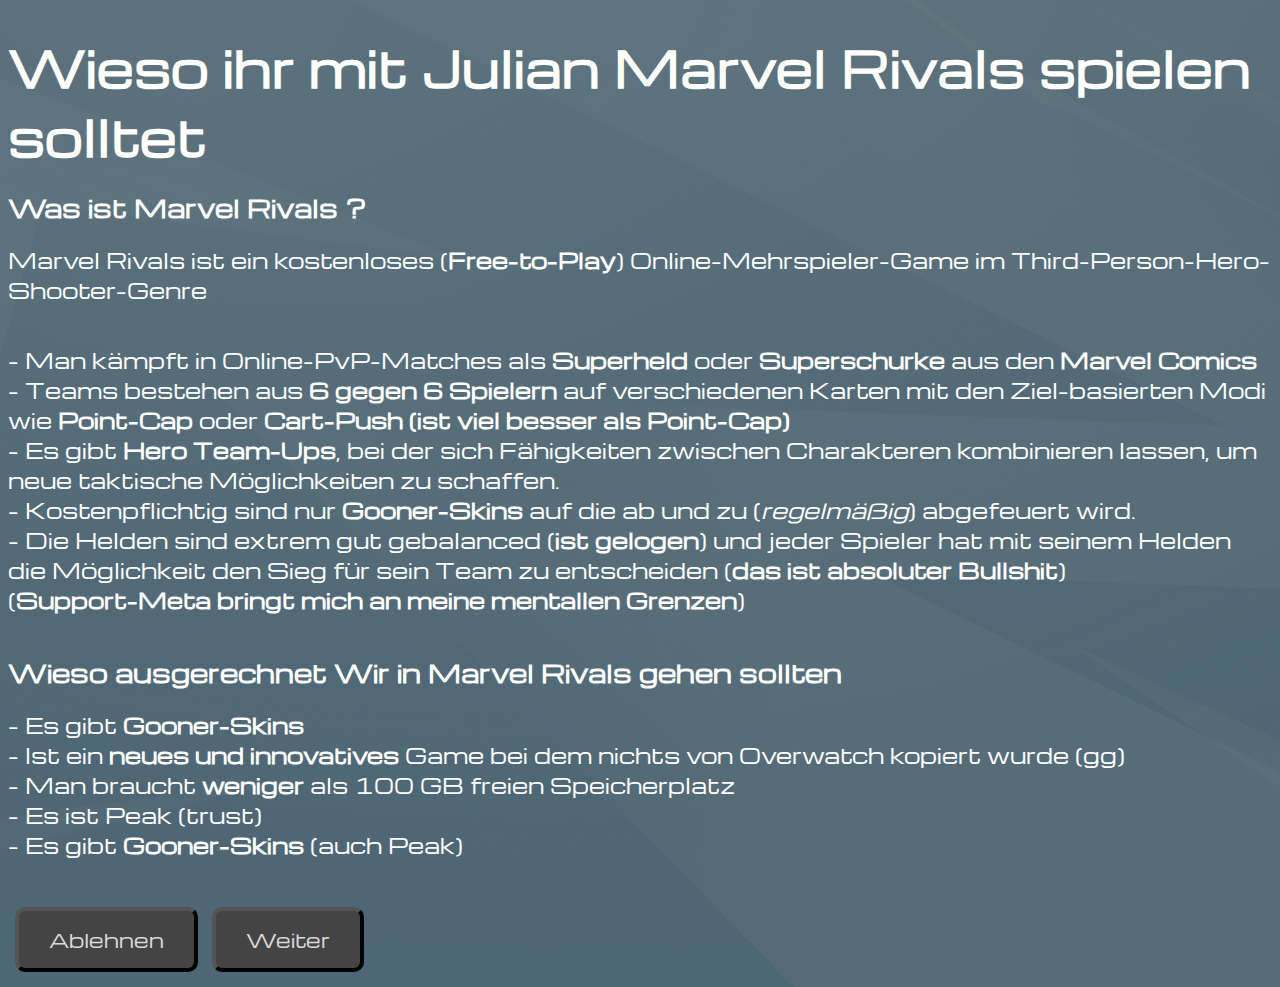
<file: index.html>
<!DOCTYPE html>
<html lang="de">
<head>
    <meta charset="UTF-8">
    <title>Marvel Rivals pls</title>

    <link rel="preconnect" href="https://fonts.googleapis.com">
    <link rel="preconnect" href="https://fonts.gstatic.com" crossorigin>
    <link href="https://fonts.googleapis.com/css2?family=Michroma&display=swap" rel="stylesheet">

    <link rel="stylesheet" href="style.css">
</head>
<body>
    <h1>Wieso ihr mit Julian Marvel Rivals spielen solltet</h1>
    
    <h2>Was ist Marvel Rivals ?</h2>
    
    <p>Marvel Rivals ist ein kostenloses (<strong>Free-to-Play</strong>) Online-Mehrspieler-Game im Third-Person-Hero-Shooter-Genre</p>
    
    <p> - Man kämpft in Online-PvP-Matches als <strong>Superheld</strong> oder <strong>Superschurke</strong> aus den <strong>Marvel Comics</strong><br>
    - Teams bestehen aus <strong>6 gegen 6 Spielern</strong> auf verschiedenen Karten mit den Ziel-basierten Modi wie <strong>Point-Cap</strong> oder <strong>Cart-Push (ist viel besser als Point-Cap)</strong><br>
    - Es gibt <strong>Hero Team-Ups</strong>, bei der sich Fähigkeiten zwischen Charakteren kombinieren lassen, um neue taktische Möglichkeiten zu schaffen.<br>
    - Kostenpflichtig sind nur <strong>Gooner-Skins</strong> auf die ab und zu (<em>regelmäßig</em>) abgefeuert wird.<br>
    - Die Helden sind extrem gut gebalanced (<strong>ist gelogen</strong>) und jeder Spieler hat mit seinem Helden die Möglichkeit den Sieg für sein Team zu entscheiden (<strong>das ist absoluter Bullshit</strong>)<br>
    (<strong>Support-Meta bringt mich an meine mentallen Grenzen</strong>)</p>
    
    <h2>Wieso ausgerechnet Wir in Marvel Rivals gehen sollten</h2>
    
    <p>- Es gibt <strong>Gooner-Skins</strong><br>
    - Ist ein <strong>neues und innovatives</strong> Game bei dem nichts von Overwatch kopiert wurde (gg)<br>
    - Man braucht <strong>weniger</strong> als 100 GB freien Speicherplatz<br>
    - Es ist Peak (trust)<br>
    - Es gibt <strong>Gooner-Skins</strong> (auch Peak)
     </p>
    <button id="openModal">Ablehnen</button></a><a href="rollen.html"><button>Weiter</button></a>
    <div id="modal" class="modal">
        <div class="modal-content">
            <span class="close">&times;</span>
            <h2>Leck Eier</h2>
            <img src="flo-glatze.jpg" alt="Flo Glatze" class="flobild">
        </div>
    </div>
    <script>
    const modal = document.getElementById("modal");
    const openBtn = document.getElementById("openModal");
    const closeBtn = document.querySelector(".close");

    openBtn.onclick = () => {
        modal.style.display = "block";
    };

    closeBtn.onclick = () => {
        modal.style.display = "none";
    };

    window.onclick = (event) => {
        if (event.target === modal) {
            modal.style.display = "none";
        }
    };
</script>
</body>
</body>
</html>
</file>
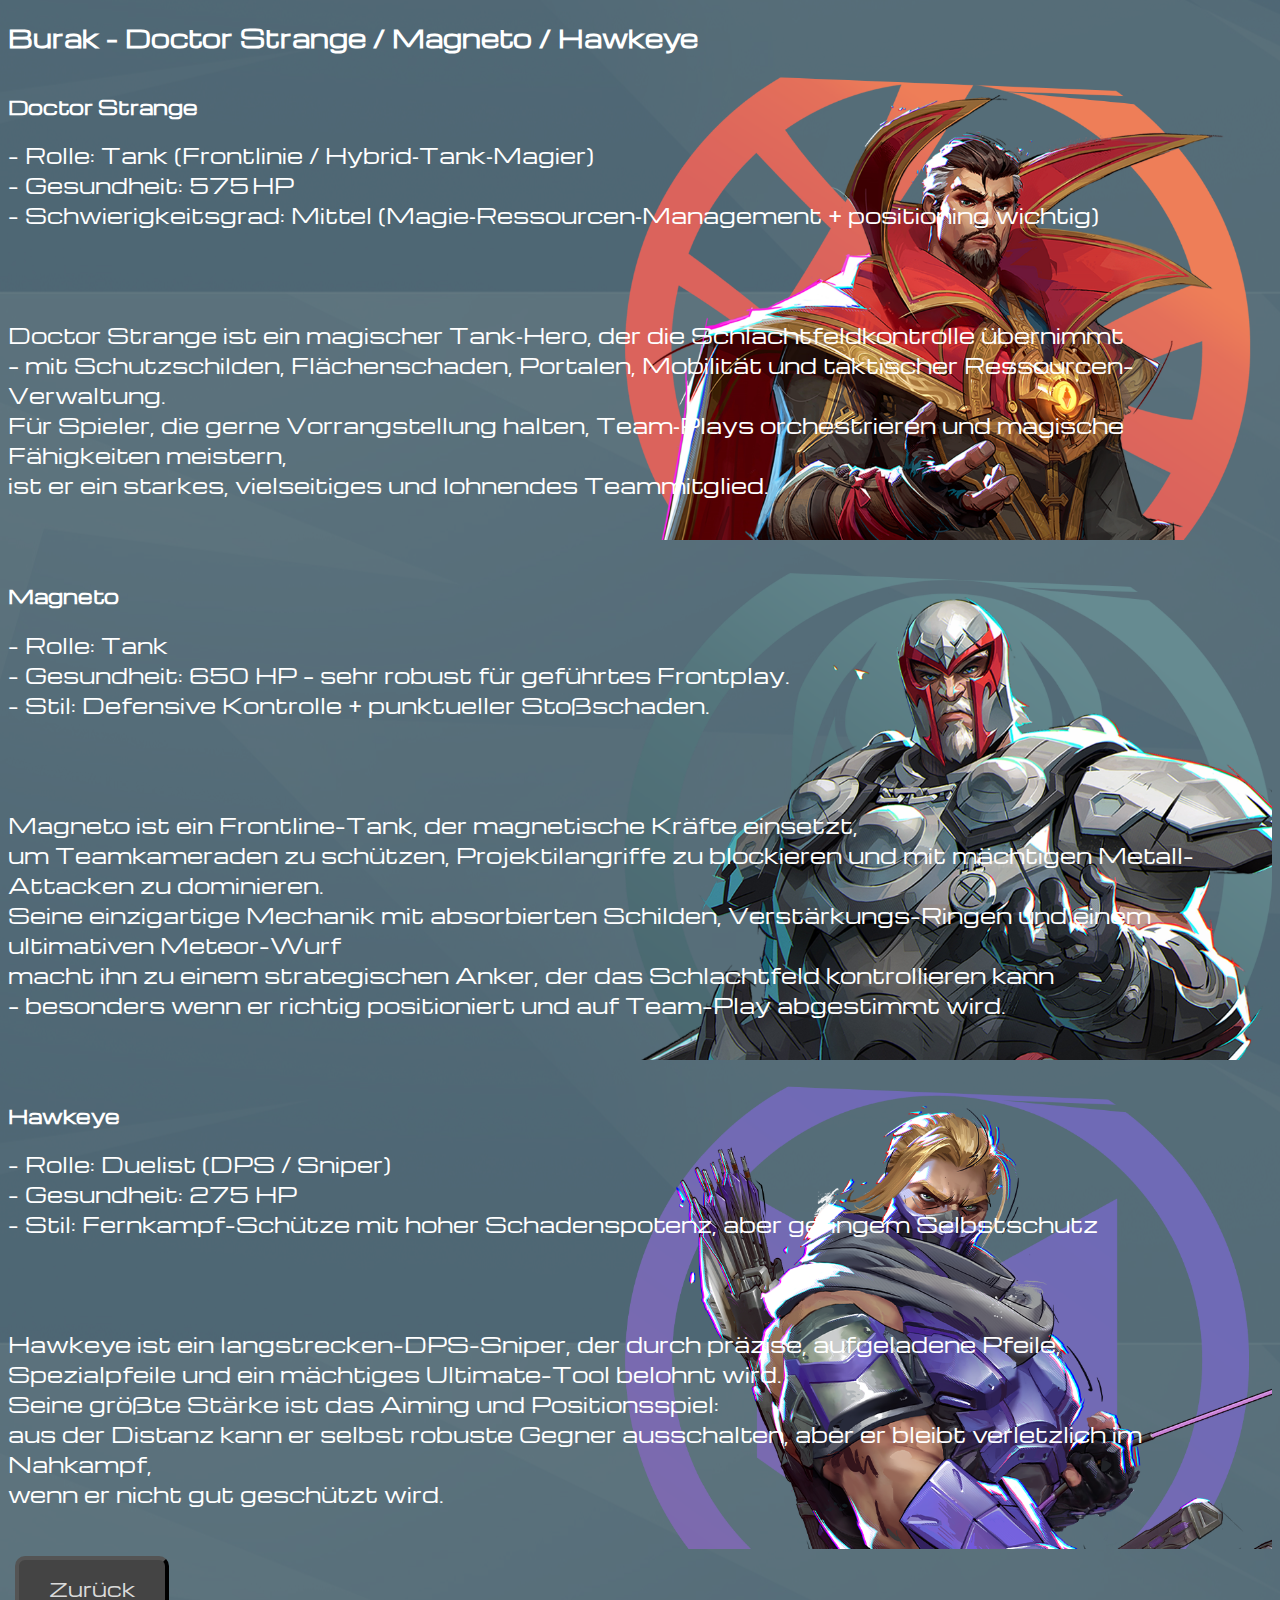
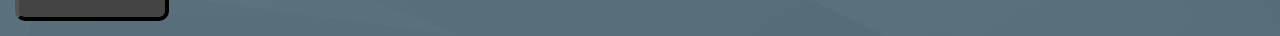
<file: burak.html>
<!DOCTYPE html>
<html lang="de">
<head>
    <meta charset="UTF-8">
    <title>Marvel Rivals pls</title>

    <link rel="preconnect" href="https://fonts.googleapis.com">
    <link rel="preconnect" href="https://fonts.gstatic.com" crossorigin>
    <link href="https://fonts.googleapis.com/css2?family=Michroma&display=swap" rel="stylesheet">

    <link rel="stylesheet" href="style.css">
</head>
<body>
    <h2>Burak - Doctor Strange / Magneto / Hawkeye</h2>
    <div class="doctor-strangebackground"><h3>Doctor Strange</h3>
    <p>- Rolle: Tank (Frontlinie / Hybrid‑Tank‑Magier)<br>
    - Gesundheit: 575 HP<br>
    - Schwierigkeitsgrad: Mittel (Magie‑Ressourcen‑Management + positioning wichtig)<br>
<br>
<br>
<br>   
    Doctor Strange ist ein magischer Tank‑Hero, der die Schlachtfeldkontrolle übernimmt<br>
    – mit Schutzschilden, Flächenschaden, Portalen, Mobilität und taktischer Ressourcen-Verwaltung.<br>
    Für Spieler, die gerne Vorrangstellung halten, Team‑Plays orchestrieren und magische Fähigkeiten meistern,<br>
    ist er ein starkes, vielseitiges und lohnendes Teammitglied.</p></div>
<br>
    <div class="magnetobackground"><h3>Magneto</h3>
    <p>- Rolle: Tank<br>
    - Gesundheit: 650 HP – sehr robust für geführtes Frontplay.<br>
    - Stil: Defensive Kontrolle + punktueller Stoßschaden.<br>
<br>
<br>
<br>   
    Magneto ist ein Frontline-Tank, der magnetische Kräfte einsetzt,<br>
    um Teamkameraden zu schützen, Projektilangriffe zu blockieren und mit mächtigen Metall-Attacken zu dominieren.<br>
    Seine einzigartige Mechanik mit absorbierten Schilden, Verstärkungs-Ringen und einem ultimativen Meteor-Wurf<br>
    macht ihn zu einem strategischen Anker, der das Schlachtfeld kontrollieren kann<br>
    – besonders wenn er richtig positioniert und auf Team-Play abgestimmt wird.</p></div>
<br>
    <div class="hawkeyebackground"><h3>Hawkeye</h3>
    <p>- Rolle: Duelist (DPS / Sniper)<br>
    - Gesundheit: 275 HP<br>
    - Stil: Fernkampf-Schütze mit hoher Schadenspotenz, aber geringem Selbstschutz<br>
<br>
<br>
<br>   
    Hawkeye ist ein langstrecken-DPS-Sniper, der durch präzise, aufgeladene Pfeile,<br>
    Spezialpfeile und ein mächtiges Ultimate-Tool belohnt wird.<br>
    Seine größte Stärke ist das Aiming und Positionsspiel:<br>
    aus der Distanz kann er selbst robuste Gegner ausschalten, aber er bleibt verletzlich im Nahkampf,<br>
    wenn er nicht gut geschützt wird.</p></div>

    <a href="rollen.html"><button>Zurück</button></a>
</body>
</html>
</file>
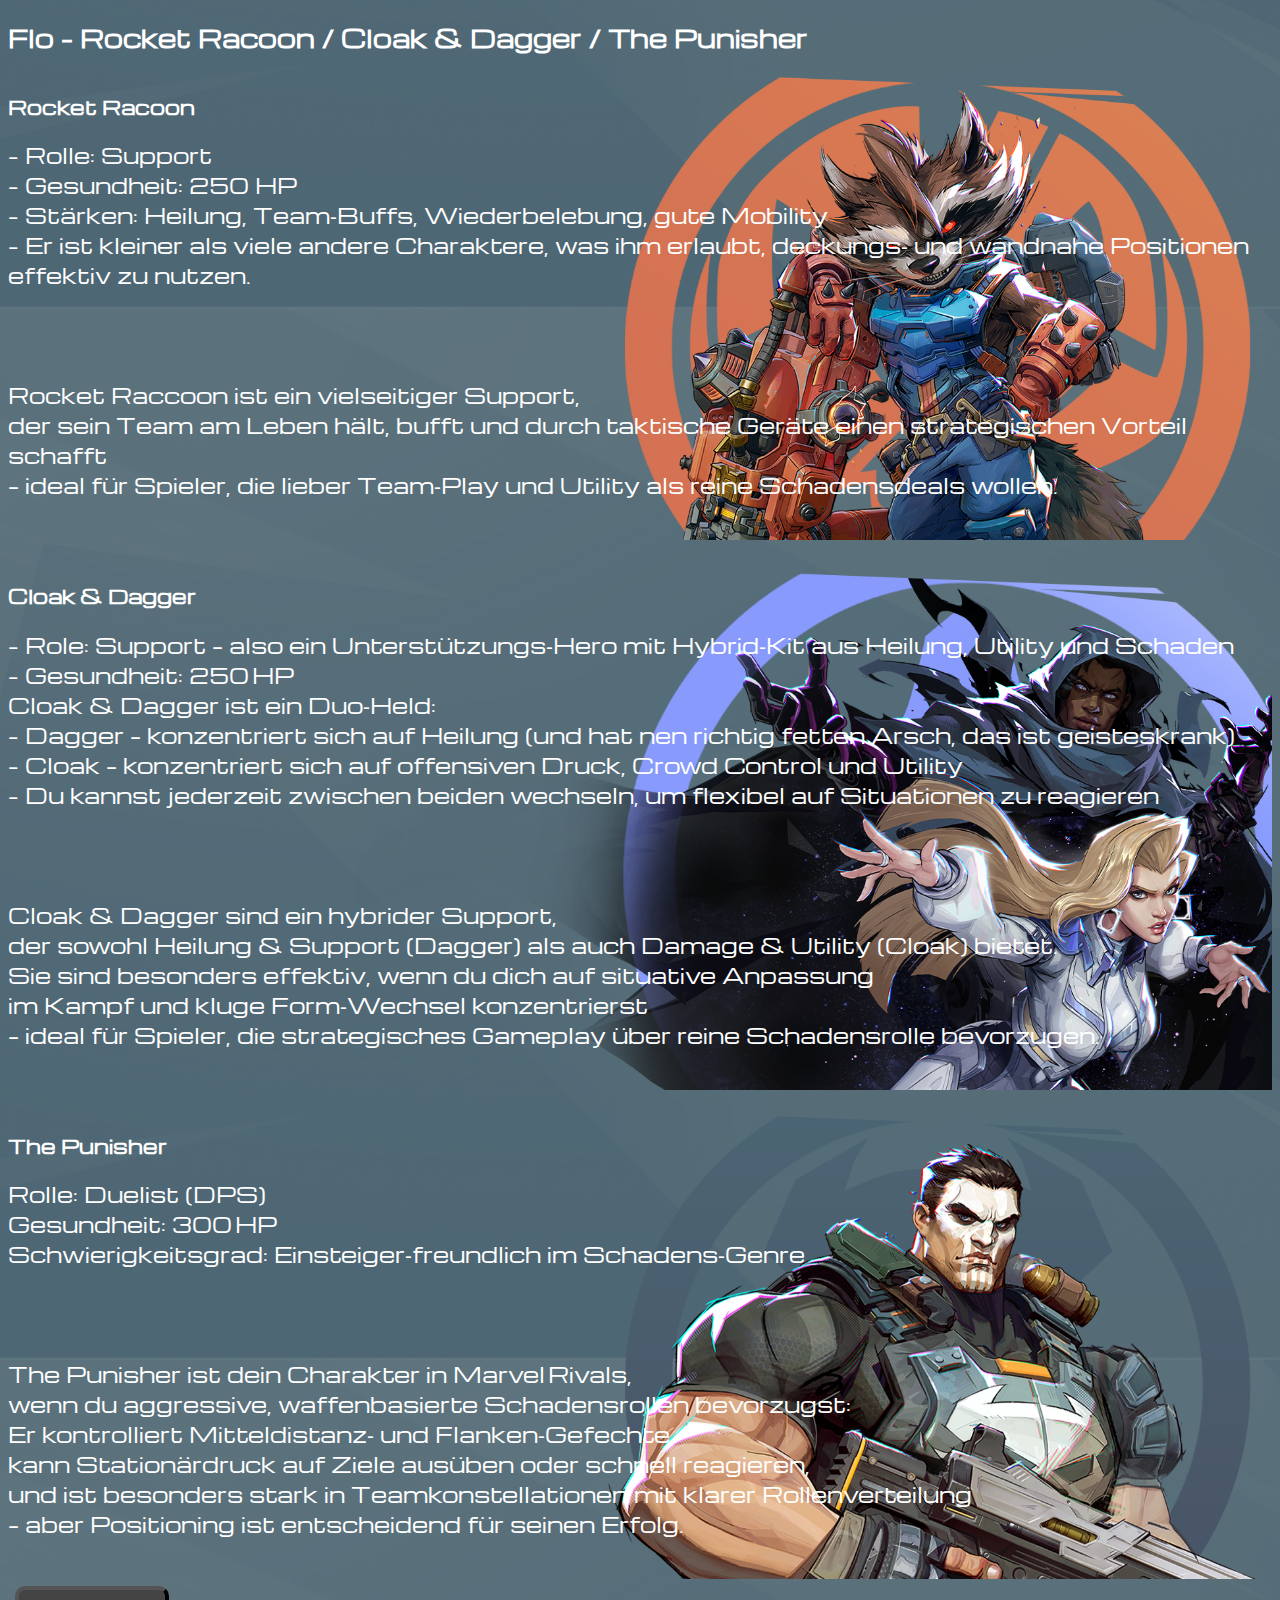
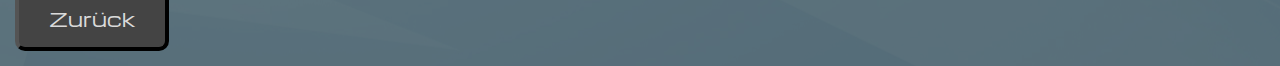
<file: flo.html>
<!DOCTYPE html>
<html lang="de">
<head>
    <meta charset="UTF-8">
    <title>Marvel Rivals pls</title>

    <link rel="preconnect" href="https://fonts.googleapis.com">
    <link rel="preconnect" href="https://fonts.gstatic.com" crossorigin>
    <link href="https://fonts.googleapis.com/css2?family=Michroma&display=swap" rel="stylesheet">

    <link rel="stylesheet" href="style.css">
</head>
<body>
    <h2>Flo - Rocket Racoon / Cloak & Dagger / The Punisher</h2>
    <div class="rocketracoonbackground"><h3>Rocket Racoon</h3>
    <p>- Rolle: Support<br>
    - Gesundheit: 250 HP<br>
    - Stärken: Heilung, Team‑Buffs, Wiederbelebung, gute Mobility<br>
    - Er ist kleiner als viele andere Charaktere, was ihm erlaubt, deckungs‑ und wandnahe Positionen effektiv zu nutzen.<br>
<br>
<br>
<br>
    Rocket Raccoon ist ein vielseitiger Support,<br>
    der sein Team am Leben hält, bufft und durch taktische Geräte einen strategischen Vorteil schafft<br>
    – ideal für Spieler, die lieber Team‑Play und Utility als reine Schadensdeals wollen.</p></div>
<br>    
    <div class="cloak-daggerbackground"><h3>Cloak & Dagger</h3>
    <p>- Role: Support – also ein Unterstützungs‑Hero mit Hybrid‑Kit aus Heilung, Utility und Schaden<br>
    - Gesundheit: 250 HP<br>
    Cloak & Dagger ist ein Duo‑Held:<br>
    - Dagger – konzentriert sich auf Heilung (und hat nen richtig fetten Arsch, das ist geisteskrank)<br>
    - Cloak – konzentriert sich auf offensiven Druck, Crowd Control und Utility<br>
    - Du kannst jederzeit zwischen beiden wechseln, um flexibel auf Situationen zu reagieren<br>
<br>
<br>
<br> 
    Cloak & Dagger sind ein hybrider Support,<br>
    der sowohl Heilung & Support (Dagger) als auch Damage & Utility (Cloak) bietet.<br>
    Sie sind besonders effektiv, wenn du dich auf situative Anpassung<br>
    im Kampf und kluge Form‑Wechsel konzentrierst<br>
    – ideal für Spieler, die strategisches Gameplay über reine Schadensrolle bevorzugen.</p></div>
<br>
    <div class="punisherbackground"><h3>The Punisher</h3>
    <p>Rolle: Duelist (DPS)<br>
    Gesundheit: 300 HP<br>
    Schwierigkeitsgrad: Einsteiger‑freundlich im Schadens‑Genre<br>
<br>
<br>
<br>   
    The Punisher ist dein Charakter in Marvel Rivals,<br>
    wenn du aggressive, waffenbasierte Schadensrollen bevorzugst:<br>
    Er kontrolliert Mitteldistanz‑ und Flanken‑Gefechte,<br>
    kann Stationärdruck auf Ziele ausüben oder schnell reagieren,<br>
    und ist besonders stark in Teamkonstellationen mit klarer Rollenverteilung<br>
    – aber Positioning ist entscheidend für seinen Erfolg.</p></div>

    <a href="rollen.html"><button>Zurück</button></a>
</body>
</html>
</file>
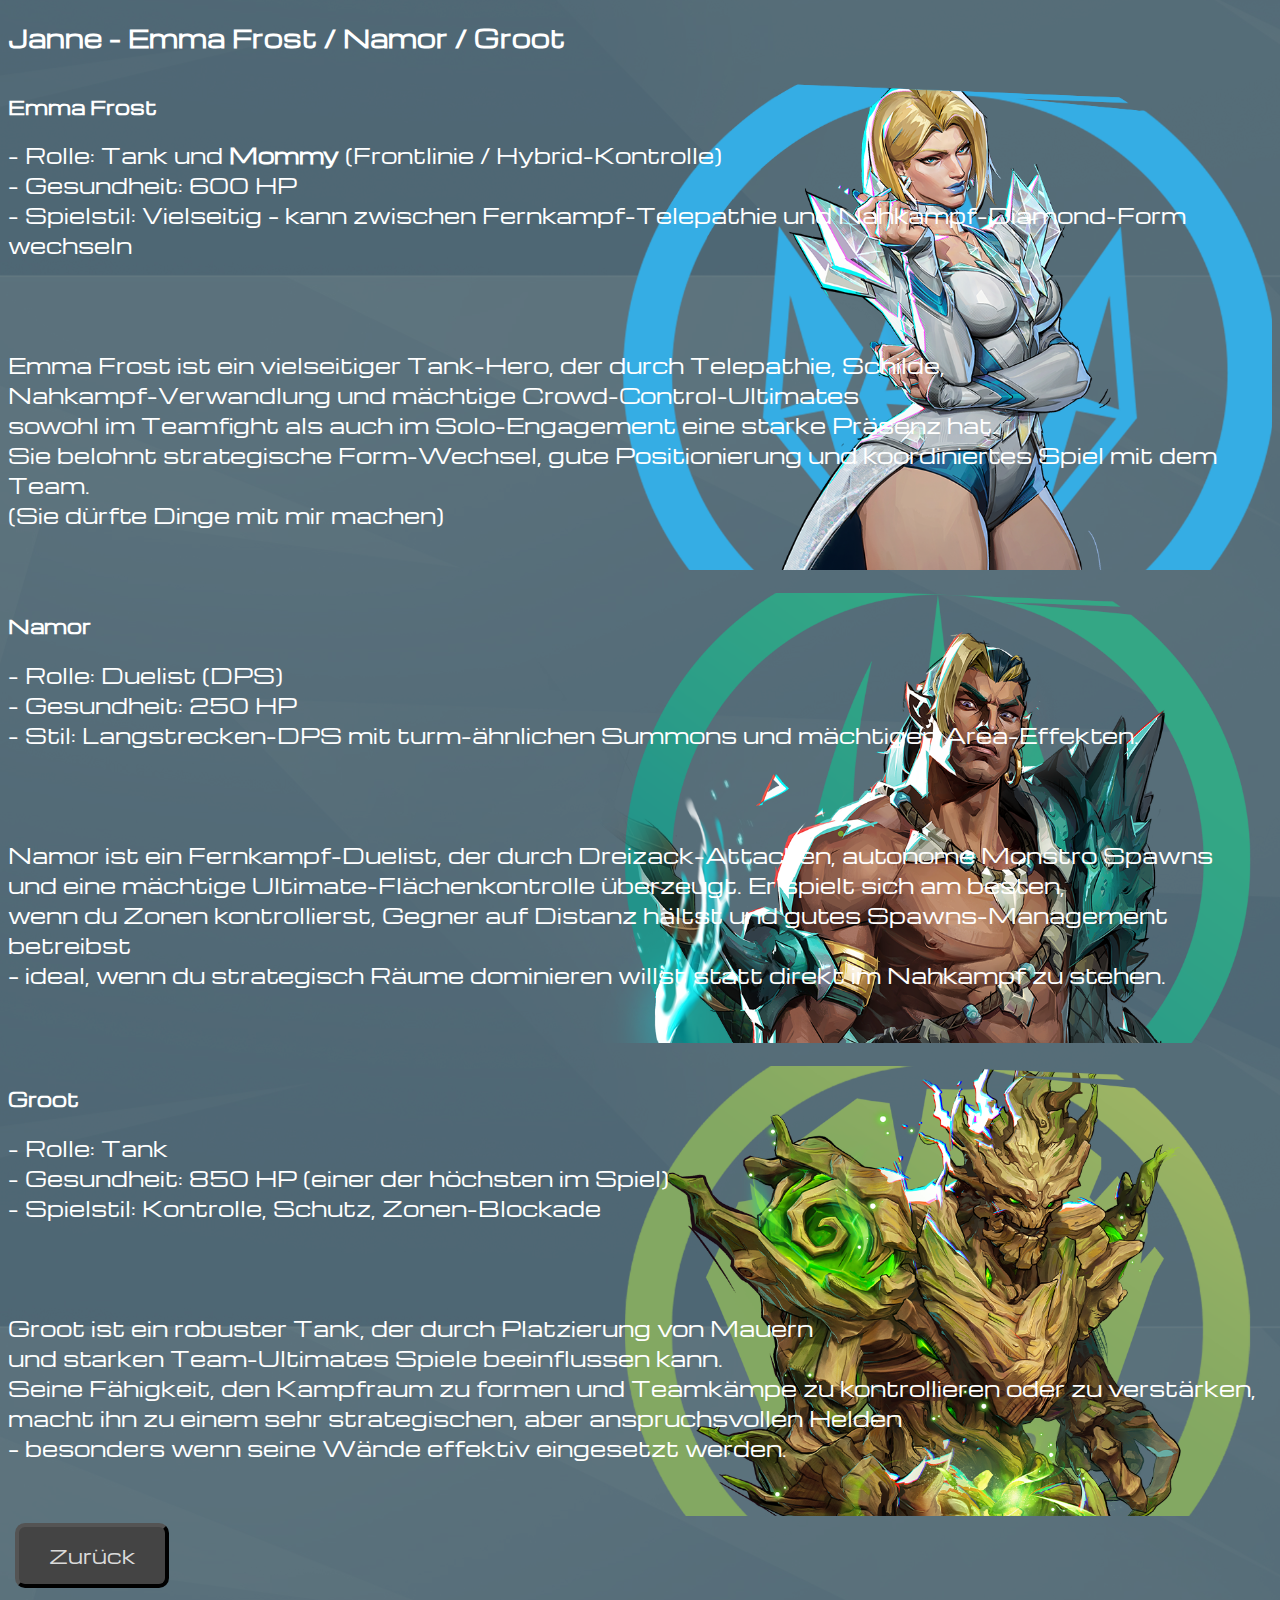
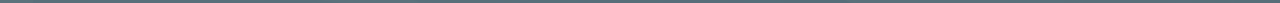
<file: janne.html>
<!DOCTYPE html>
<html lang="de">
<head>
    <meta charset="UTF-8">
    <title>Marvel Rivals pls</title>

    <link rel="preconnect" href="https://fonts.googleapis.com">
    <link rel="preconnect" href="https://fonts.gstatic.com" crossorigin>
    <link href="https://fonts.googleapis.com/css2?family=Michroma&display=swap" rel="stylesheet">

    <link rel="stylesheet" href="style.css">
</head>
<body>
    <h2>Janne - Emma Frost / Namor / Groot</h2>
    <div class="emma-frostbackground"><h3>Emma Frost</h3>
    <p>- Rolle: Tank und <strong>Mommy</strong> (Frontlinie / Hybrid-Kontrolle)<br>
    - Gesundheit: 600 HP<br>
    - Spielstil: Vielseitig – kann zwischen Fernkampf-Telepathie und Nahkampf-Diamond-Form wechseln<br>
<br>
<br>
<br>   
    Emma Frost ist ein vielseitiger Tank-Hero, der durch Telepathie, Schilde,<br>
    Nahkampf-Verwandlung und mächtige Crowd-Control-Ultimates<br>
    sowohl im Teamfight als auch im Solo-Engagement eine starke Präsenz hat.<br>
    Sie belohnt strategische Form-Wechsel, gute Positionierung und koordiniertes Spiel mit dem Team.<br>
    (Sie dürfte Dinge mit mir machen)</p></div>
 <br>
    <div class="namorbackground"><h3>Namor</h3>
    <p>- Rolle: Duelist (DPS)<br>
    - Gesundheit: 250 HP<br>
    - Stil: Langstrecken-DPS mit turm-ähnlichen Summons und mächtigen Area-Effekten.<br>
<br>
<br>
<br>   
    Namor ist ein Fernkampf-Duelist, der durch Dreizack-Attacken, autonome Monstro Spawns<br>
    und eine mächtige Ultimate-Flächenkontrolle überzeugt. Er spielt sich am besten,<br>
    wenn du Zonen kontrollierst, Gegner auf Distanz hältst und gutes Spawns-Management betreibst<br>
    – ideal, wenn du strategisch Räume dominieren willst statt direkt im Nahkampf zu stehen.</p></div>
<br>
    <div class="grootbackground"><h3>Groot</h3>
    <p>- Rolle: Tank<br>
    - Gesundheit: 850 HP (einer der höchsten im Spiel)<br>
    - Spielstil: Kontrolle, Schutz, Zonen-Blockade<br>
<br>
<br>
<br>   
    Groot ist ein robuster Tank, der durch Platzierung von Mauern<br>
    und starken Team-Ultimates Spiele beeinflussen kann.<br>
    Seine Fähigkeit, den Kampfraum zu formen und Teamkämpe zu kontrollieren oder zu verstärken,<br>
    macht ihn zu einem sehr strategischen, aber anspruchsvollen Helden<br>
    – besonders wenn seine Wände effektiv eingesetzt werden.</p></div>

    <a href="rollen.html"><button>Zurück</button></a>
</body>
</html>
</file>
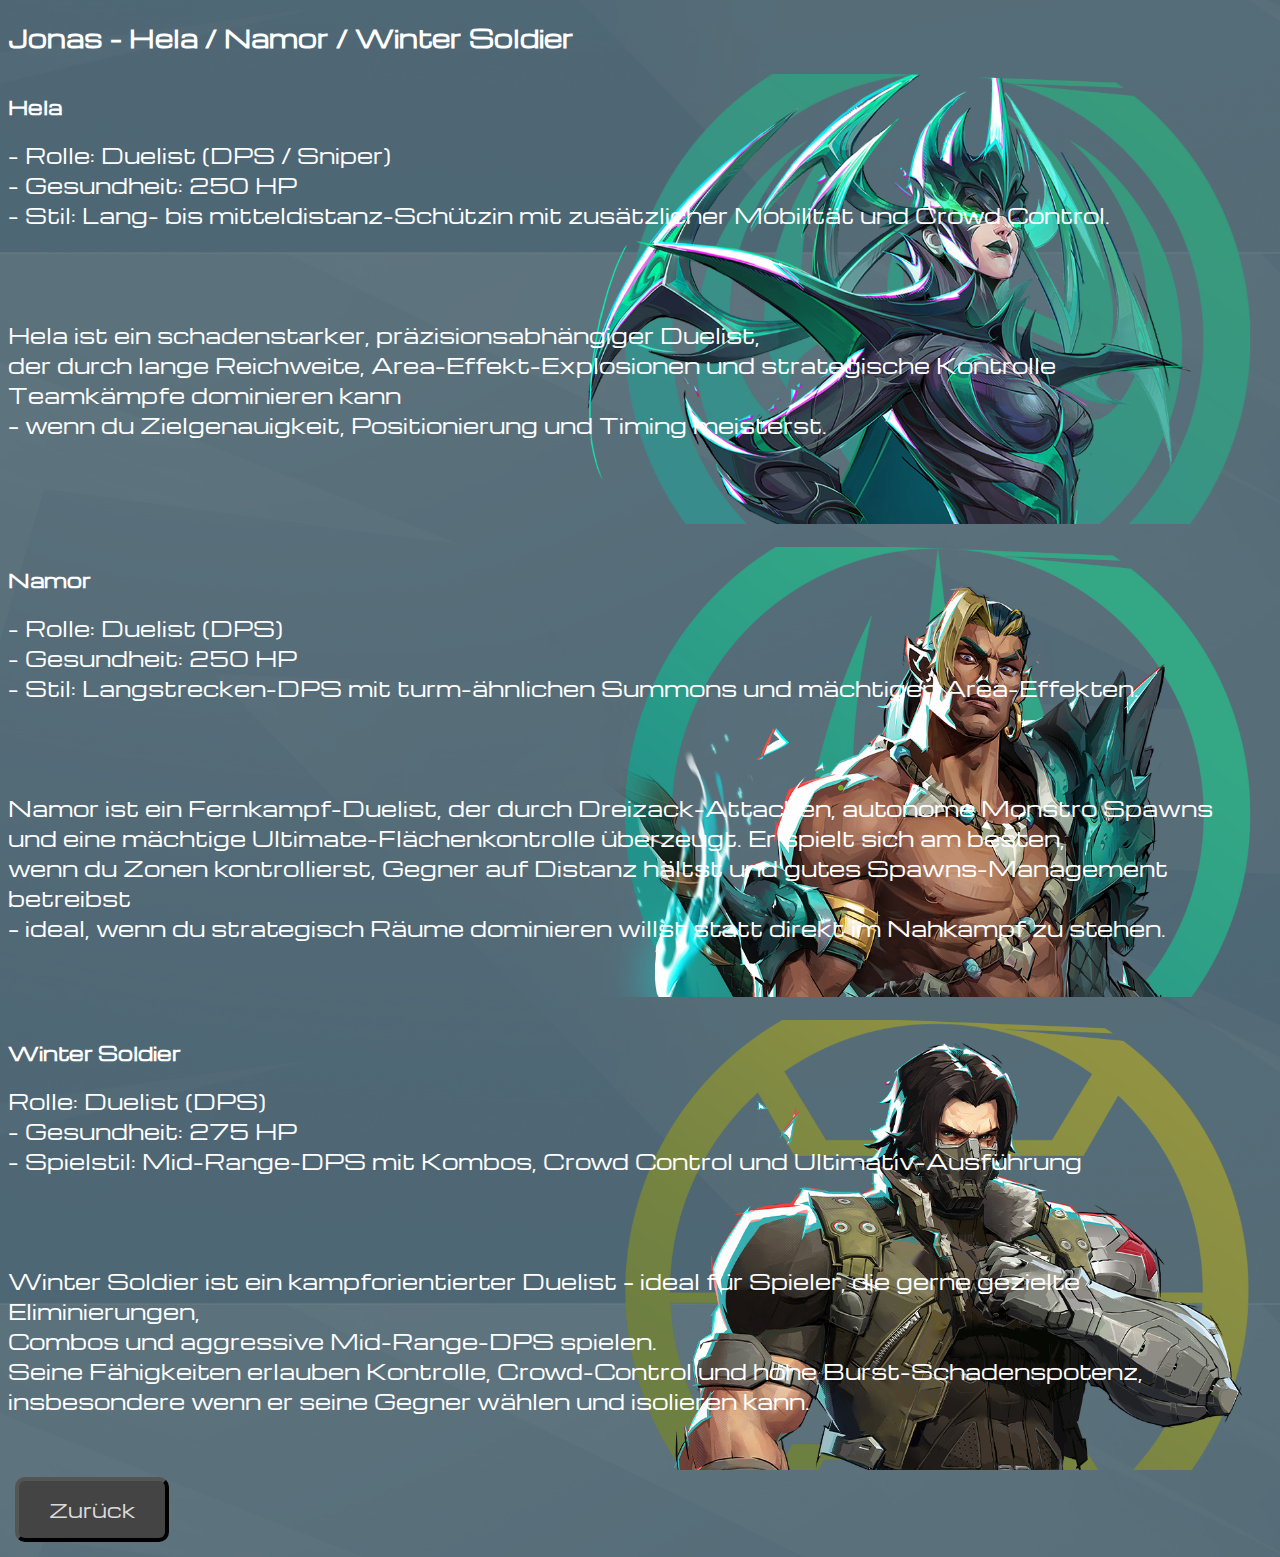
<file: jonas.html>
<!DOCTYPE html>
<html lang="de">
<head>
    <meta charset="UTF-8">
    <title>Marvel Rivals pls</title>

    <link rel="preconnect" href="https://fonts.googleapis.com">
    <link rel="preconnect" href="https://fonts.gstatic.com" crossorigin>
    <link href="https://fonts.googleapis.com/css2?family=Michroma&display=swap" rel="stylesheet">

    <link rel="stylesheet" href="style.css">
</head>
<body>
    <h2>Jonas - Hela / Namor / Winter Soldier</h2>
    <div class="helabackground"><h3>Hela</h3>
    <p>- Rolle: Duelist (DPS / Sniper)<br>
    - Gesundheit: 250 HP<br>
    - Stil: Lang- bis mitteldistanz-Schützin mit zusätzlicher Mobilität und Crowd Control.<br>
<br>
<br>
<br>   
    Hela ist ein schadenstarker, präzisionsabhängiger Duelist,<br>
    der durch lange Reichweite, Area-Effekt-Explosionen und strategische Kontrolle<br>
    Teamkämpfe dominieren kann<br>
    – wenn du Zielgenauigkeit, Positionierung und Timing meisterst.</p></div>
<br>
    <div class="namorbackground"><h3>Namor</h3>
    <p>- Rolle: Duelist (DPS)<br>
    - Gesundheit: 250 HP<br>
    - Stil: Langstrecken-DPS mit turm-ähnlichen Summons und mächtigen Area-Effekten.<br>
<br>
<br>
<br>   
    Namor ist ein Fernkampf-Duelist, der durch Dreizack-Attacken, autonome Monstro Spawns<br>
    und eine mächtige Ultimate-Flächenkontrolle überzeugt. Er spielt sich am besten,<br>
    wenn du Zonen kontrollierst, Gegner auf Distanz hältst und gutes Spawns-Management betreibst<br>
    – ideal, wenn du strategisch Räume dominieren willst statt direkt im Nahkampf zu stehen.</p></div>
<br>
    <div class="winter-soldierbackground"><h3>Winter Soldier</h3>
    <p> Rolle: Duelist (DPS)<br>
    - Gesundheit: 275 HP<br>
    - Spielstil: Mid-Range-DPS mit Kombos, Crowd Control und Ultimativ-Ausführung<br>
<br>
<br>
<br>   
    Winter Soldier ist ein kampf­orientierter Duelist – ideal für Spieler, die gerne gezielte Eliminierungen,<br>
    Combos und aggressive Mid-Range-DPS spielen.<br>
    Seine Fähigkeiten erlauben Kontrolle, Crowd-Control und hohe Burst-Schadenspotenz,<br>
    insbesondere wenn er seine Gegner wählen und isolieren kann.</p></div>

    <a href="rollen.html"><button>Zurück</button></a>
</body>
</html>
</file>
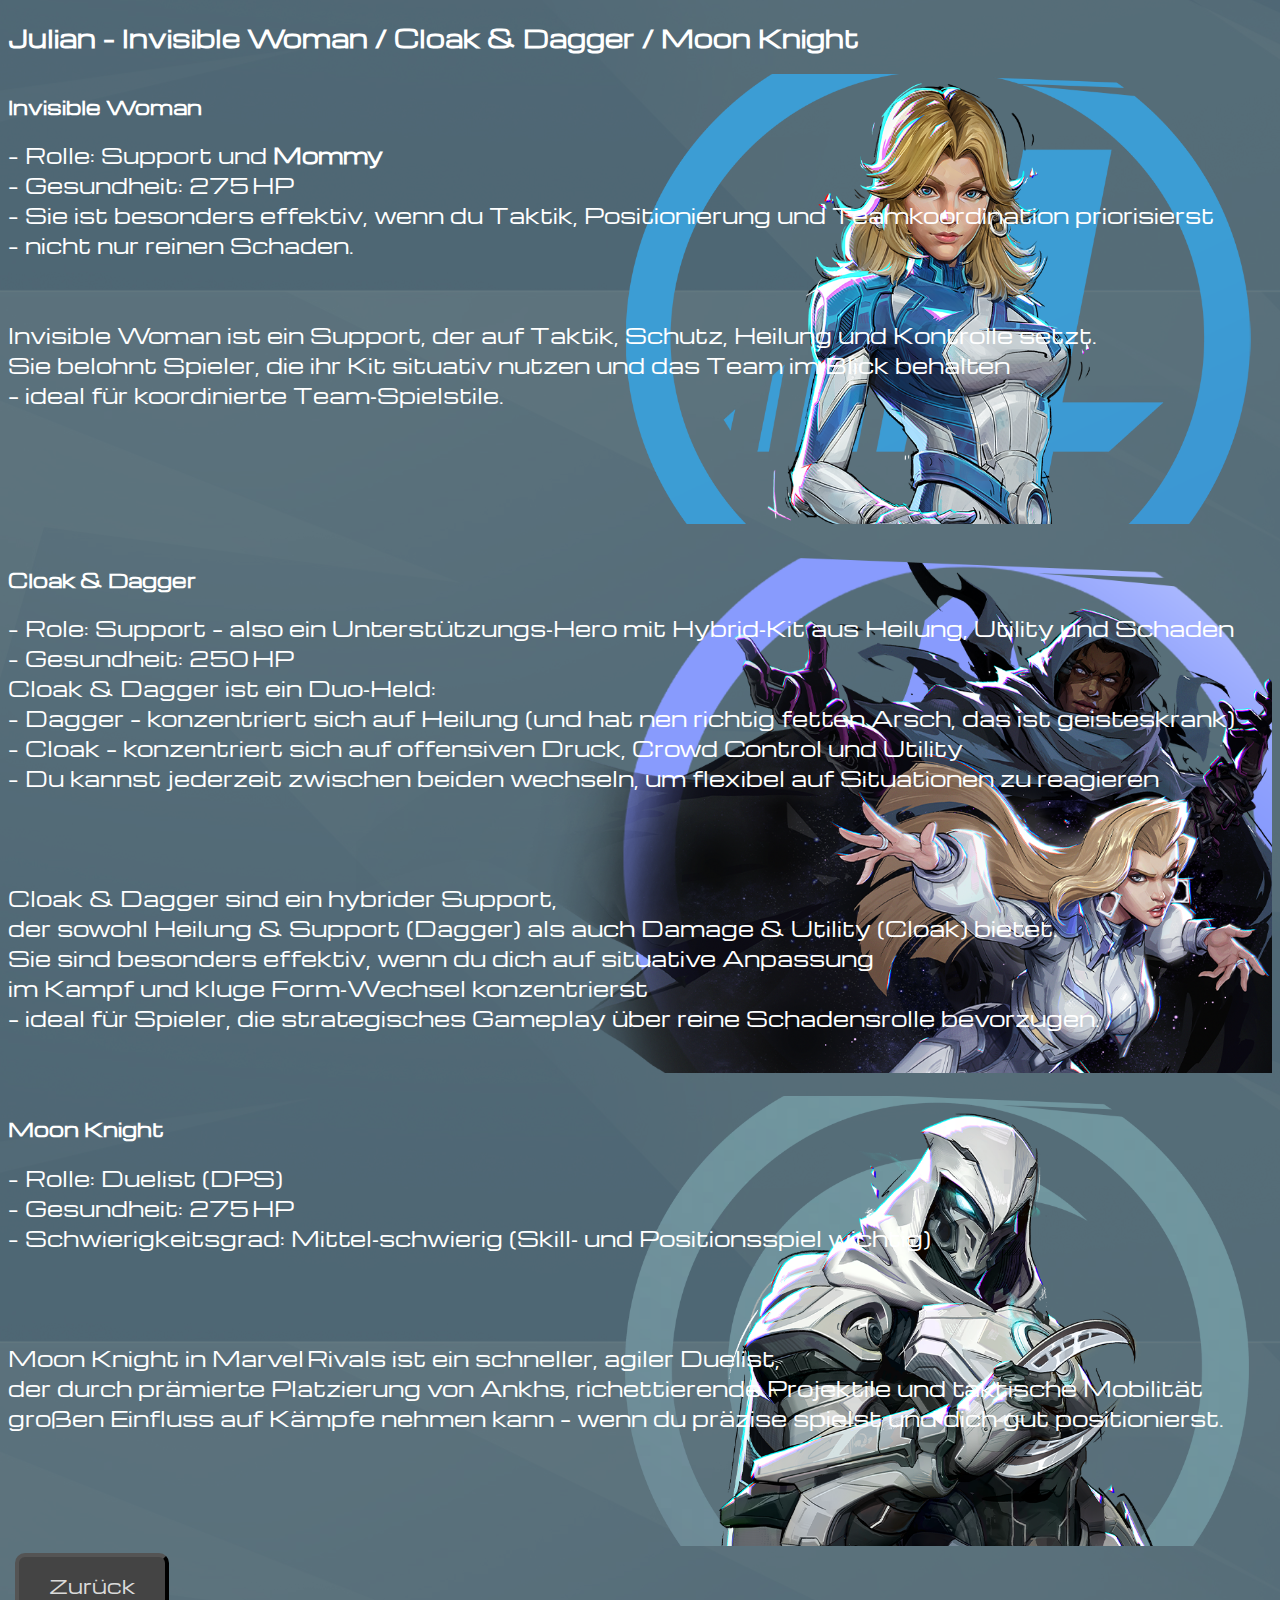
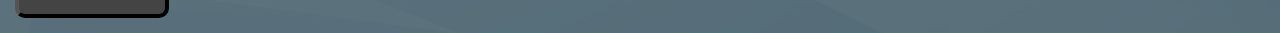
<file: julian.html>
<!DOCTYPE html>
<html lang="de">
<head>
    <meta charset="UTF-8">
    <title>Marvel Rivals pls</title>

    <link rel="preconnect" href="https://fonts.googleapis.com">
    <link rel="preconnect" href="https://fonts.gstatic.com" crossorigin>
    <link href="https://fonts.googleapis.com/css2?family=Michroma&display=swap" rel="stylesheet">

    <link rel="stylesheet" href="style.css">
</head>
<body>
    <h2>Julian - Invisible Woman / Cloak & Dagger / Moon Knight</h2>
     <div class="invisible-womanbackground"><h3>Invisible Woman</h3>
    <p>- Rolle: Support und <strong>Mommy</strong><br>
    - Gesundheit: 275 HP<br>
    - Sie ist besonders effektiv, wenn du Taktik, Positionierung und Teamkoordination priorisierst<br>
    - nicht nur reinen Schaden.
<br>
<br>
<br>   
    Invisible Woman ist ein Support, der auf Taktik, Schutz, Heilung und Kontrolle setzt.<br>
    Sie belohnt Spieler, die ihr Kit situativ nutzen und das Team im Blick behalten<br>
    – ideal für koordinierte Team‑Spielstile.</p></div>
<br>
    <div class="cloak-daggerbackground"><h3>Cloak & Dagger</h3>
    <p>- Role: Support – also ein Unterstützungs‑Hero mit Hybrid‑Kit aus Heilung, Utility und Schaden<br>
    - Gesundheit: 250 HP<br>
    Cloak & Dagger ist ein Duo‑Held:<br>
    - Dagger – konzentriert sich auf Heilung (und hat nen richtig fetten Arsch, das ist geisteskrank)<br>
    - Cloak – konzentriert sich auf offensiven Druck, Crowd Control und Utility<br>
    - Du kannst jederzeit zwischen beiden wechseln, um flexibel auf Situationen zu reagieren<br>
<br>
<br>
<br> 
    Cloak & Dagger sind ein hybrider Support,<br>
    der sowohl Heilung & Support (Dagger) als auch Damage & Utility (Cloak) bietet.<br>
    Sie sind besonders effektiv, wenn du dich auf situative Anpassung<br>
    im Kampf und kluge Form‑Wechsel konzentrierst<br>
    – ideal für Spieler, die strategisches Gameplay über reine Schadensrolle bevorzugen.</p></div>
<br>
    <div class="moon-knightbackground"><h3>Moon Knight</h3>
    <p>- Rolle: Duelist (DPS)<br>
    - Gesundheit: 275 HP<br>
    - Schwierigkeitsgrad: Mittel‑schwierig (Skill‑ und Positionsspiel wichtig)<br>
<br>
<br>
<br>   
    Moon Knight in Marvel Rivals ist ein schneller, agiler Duelist,<br>
    der durch prämierte Platzierung von Ankhs, richettierende Projektile und taktische Mobilität<br>
    großen Einfluss auf Kämpfe nehmen kann – wenn du präzise spielst und dich gut positionierst.</p></div>

    <a href="rollen.html"><button>Zurück</button></a>
</body>
</html>
</file>
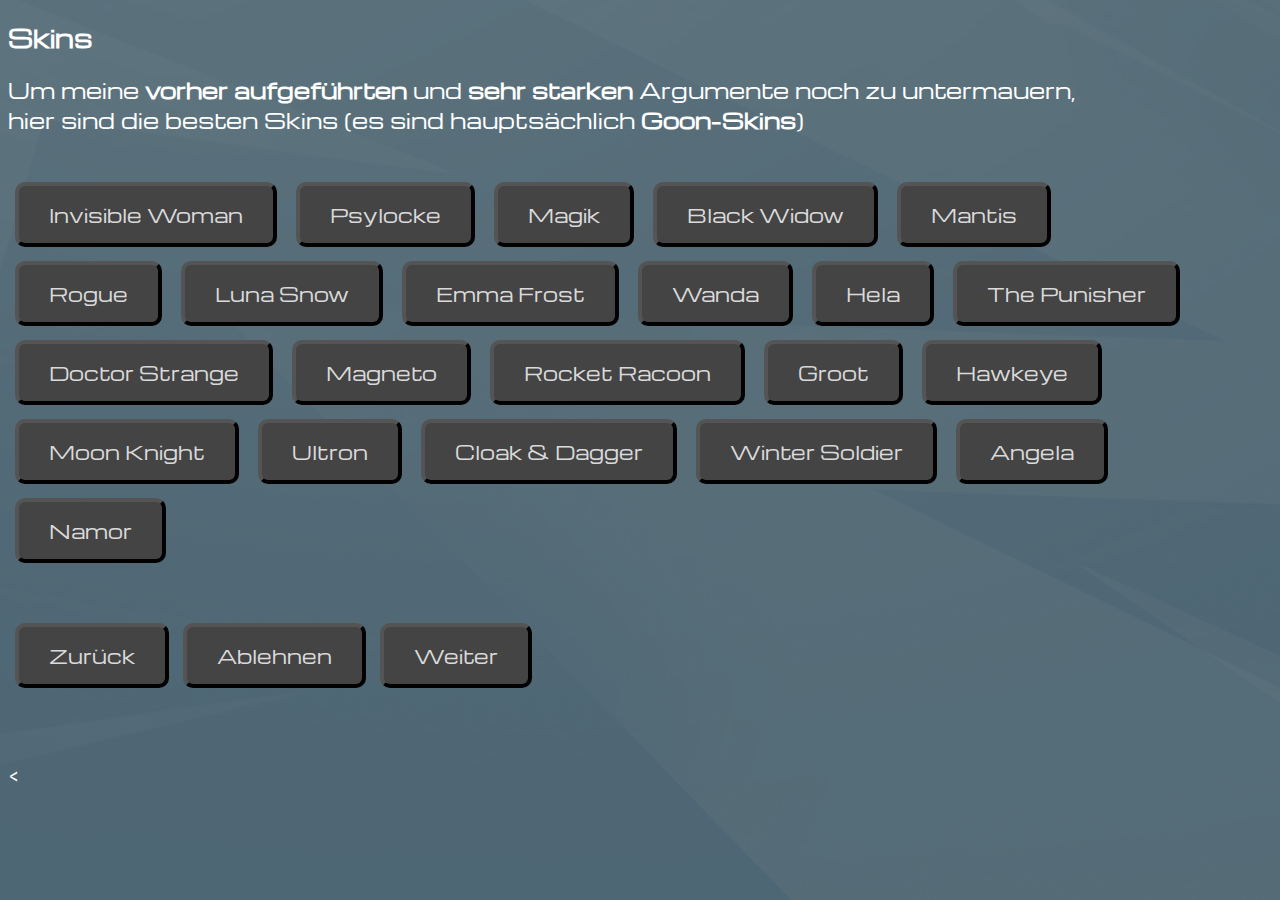
<file: liste.html>
<!DOCTYPE html>
<html lang="de">
<head>
    <meta charset="UTF-8">
    <title>Marvel Rivals pls</title>

    <link rel="preconnect" href="https://fonts.googleapis.com">
    <link rel="preconnect" href="https://fonts.gstatic.com" crossorigin>
    <link href="https://fonts.googleapis.com/css2?family=Michroma&display=swap" rel="stylesheet">

    <link rel="stylesheet" href="style.css">
</head>
<body>
    <h2>Skins</h2>

    <p>
        Um meine <strong>vorher aufgeführten</strong> und <strong>sehr starken</strong> Argumente noch zu untermauern,<br>
        hier sind die besten Skins (es sind hauptsächlich <strong>Goon-Skins</strong>)
    </p>

<button class="openModal" data-modal="modal-invisiblewoman">Invisible Woman</button>
<button class="openModal" data-modal="modal-psylocke">Psylocke</button>
<button class="openModal" data-modal="modal-magik">Magik</button>
<button class="openModal" data-modal="modal-blackwidow">Black Widow</button>
<button class="openModal" data-modal="modal-mantis">Mantis</button><br>
<button class="openModal" data-modal="modal-rogue">Rogue</button>
<button class="openModal" data-modal="modal-lunasnow">Luna Snow</button>
<button class="openModal" data-modal="modal-emmafrost">Emma Frost</button>
<button class="openModal" data-modal="modal-wanda">Wanda</button>
<button class="openModal" data-modal="modal-hela">Hela</button>
<button class="openModal" data-modal="modal-thepunisher">The Punisher</button><br>
<button class="openModal" data-modal="modal-doctorstrange">Doctor Strange</button>
<button class="openModal" data-modal="modal-magneto">Magneto</button>
<button class="openModal" data-modal="modal-rocketracoon">Rocket Racoon</button>
<button class="openModal" data-modal="modal-groot">Groot</button>
<button class="openModal" data-modal="modal-hawkeye">Hawkeye</button><br>
<button class="openModal" data-modal="modal-moonknight">Moon Knight</button>
<button class="openModal" data-modal="modal-ultron">Ultron</button>
<button class="openModal" data-modal="modal-cloakdagger">Cloak & Dagger</button>
<button class="openModal" data-modal="modal-wintersoldier">Winter Soldier</button>
<button class="openModal" data-modal="modal-angela">Angela</button>
<button class="openModal" data-modal="modal-namor">Namor</button>

<div id="modal-invisiblewoman" class="modal">
    <div class="modal-content">
        <span class="close">&times;</span>
        <h2>Invisible Woman</h2>
        <div class="bildliste">
            <img src="img_full_malice.png" alt="Invisible Woman Malice">
            <img src="img_full_azure-shade.png" alt="Invisible Woman Azure Shade">
            <img src="img_full_the-fantastic-four-first-steps.png" alt="Invisible Woman The Fantastic Four First Steps">
        </div>
    </div>
</div>

<div id="modal-psylocke" class="modal">
    <div class="modal-content">
        <span class="close">&times;</span>
        <h2>Psylocke</h2>
        <div class="bildliste">
            <img src="img_amethyst-aura.png" alt="Psylocke Amethyst Aura">
            <img src="img_full_breezy-butterfly.png" alt="Psylocke Breezy Butterfly">
            <img src="img_full_vengeance.png" alt="Psylocke Vengeance">
            <img src="img_fleeting-butterfly.png" alt="Psylocke Fleeting Butterfly">
            <img src="img_matcha-mirage.png" alt="Psylocke Matcha Mirage">
        </div>
    </div>
</div>

<div id="modal-magik" class="modal">
    <div class="modal-content">
        <span class="close">&times;</span>
        <h2>Magik</h2>
        <div class="bildliste">
            <img src="img_new-millennia-might.png" alt="Magik Millennia Might">
            <img src="img_eldritch-armor.png" alt="Magik Eldritch Armor">
            <img src="img_punkchild.png" alt="Magik Punkchild">
        </div>
    </div>
</div>

<div id="modal-blackwidow" class="modal">
    <div class="modal-content">
        <span class="close">&times;</span>
        <h2>Black Widow</h2>
        <div class="bildliste">
            <img src="img_midnight-suspense.png" alt="Black Widow Midnight Suspense">
        </div>
    </div>
</div>

<div id="modal-mantis" class="modal">
    <div class="modal-content">
        <span class="close">&times;</span>
        <h2>Mantis</h2>
        <div class="bildliste">
            <img src="img_full_oceanic-harmony.png" alt="Mantis Oceanic Harmony">
            <img src="img_galactic-gladiator.png" alt="Mantis Galactic Gladiator">
        </div>
    </div>
</div>

<div id="modal-rogue" class="modal">
    <div class="modal-content">
        <span class="close">&times;</span>
        <h2>Rogue</h2>
        <div class="bildliste">
            <img src="img_rogue-redux.png" alt="Rogue Redux">
        </div>
    </div>
</div>

<div id="modal-lunasnow" class="modal">
    <div class="modal-content">
        <span class="close">&times;</span>
        <h2>Luna Snow</h2>
        <div class="bildliste">
            <img src="img_disco-pop.png" alt="Lunna Snow Disco Pop">
            <img src="img_full_cool-summer.png" alt="Luna Snow Cool Summer">
            <img src="img_cherry-delight.png" alt="Luna Snow Cherry Delight">
        </div>
    </div>
</div>

<div id="modal-emmafrost" class="modal">
    <div class="modal-content">
        <span class="close">&times;</span>
        <h2>Emma Frost</h2>
        <div class="bildliste">
            <img src="img_full_phoenix-diamond.png" alt="Emma Frost Phoenix Diamond">
        </div>
    </div>
</div>

<div id="modal-wanda" class="modal">
    <div class="modal-content">
        <span class="close">&times;</span>
        <h2>Wanda</h2>
        <div class="bildliste">
            <img src="img_witch-of-the-evil-eye.png" alt="Wanda Witch Of The Evil Eye">
        </div>
    </div>
</div>

<div id="modal-hela" class="modal">
    <div class="modal-content">
        <span class="close">&times;</span>
        <h2>Hela</h2>
        <div class="bildliste">
            <img src="img_disco-of-the-dead.png" alt="Hela Disco Of The Dead">
            <img src="img_the-grim-lady.png" alt="Hela The Grim Lady">
            <img src="img_full_yami-no-karasu.png" alt="Hela Yami No Karasu">
        </div>
    </div>
</div>

<div id="modal-thepunisher" class="modal">
    <div class="modal-content">
        <span class="close">&times;</span>
        <h2>The Punisher</h2>
        <div class="bildliste">
            <img src="img_franken-castle.png" alt="The Punisher Franken Castle">
        </div>
    </div>
</div>

<div id="modal-doctorstrange" class="modal">
    <div class="modal-content">
        <span class="close">&times;</span>
        <h2>Doctor Strange</h2>
        <div class="bildliste">
            <img src="img_full_astral-wanderer.png" alt="Doctor Strange Astral Wanderer">
            <img src="img_full_doctor-strange-in-the-multiverse-of-madness.png" alt="Doctor Strange In The Multivers Of Madness">
        </div>
    </div>
</div>

<div id="modal-magneto" class="modal">
    <div class="modal-content">
        <span class="close">&times;</span>
        <h2>Magneto</h2>
        <div class="bildliste">
            <img src="img_full_binary-sword.png" alt="Magneto Binary Sword">
            <img src="img_full_king-magnus.png" alt="Magneto King Magnus">
        </div>
    </div>
</div>

<div id="modal-rocketracoon" class="modal">
    <div class="modal-content">
        <span class="close">&times;</span>
        <h2>Rocket Racoon</h2>
        <div class="bildliste">
            <img src="img_full_bounty-hunter.png" alt="Rocket Racoon Bounty Hunter">
            <img src="img_full_symbiote-raccoon.png" alt="Rocket Racoon Symbiote Racoon">
            <img src="img_full_wild-winter.png" alt="Rocket Raccoon Wild Winter">
        </div>
    </div>
</div>

<div id="modal-groot" class="modal">
    <div class="modal-content">
        <span class="close">&times;</span>
        <h2>Groot</h2>
        <div class="bildliste">
            <img src="img_full_carved-traveler.png" alt="Groot Carved Traveler">
            <img src="img_guardians-of-the-galaxy-vol-3.png" alt="Groot Guardian Of The Galaxy Vol 3">
        </div>
    </div>
</div>

<div id="modal-hawkeye" class="modal">
    <div class="modal-content">
        <span class="close">&times;</span>
        <h2>Hawkeye</h2>
        <div class="bildliste">
            <img src="img_galactic-fangs.png" alt="Hawkeye Galactic Fangs">
            <img src="img_full_ronin.png" alt="Hawkeye Ronin">
        </div>
    </div>
</div>

<div id="modal-moonknight" class="modal">
    <div class="modal-content">
        <span class="close">&times;</span>
        <h2>Moon Knight</h2>
        <div class="bildliste">
            <img src="img_full_lunar-general.png" alt="Moon Knight Lunar General">
            <img src="img_mister-knight.png" alt="Moon Knight Mister Knight">
        </div>
    </div>
</div>

<div id="modal-ultron" class="modal">
    <div class="modal-content">
        <span class="close">&times;</span>
        <h2>Ultron</h2>
        <div class="bildliste">
            <img src="img_full_x-tron.png" alt="Ultron X Tron">
            <img src="img_golden-ultron.png" alt="Ultron Golden Ultron">
        </div>
    </div>
</div>

<div id="modal-cloakdagger" class="modal">
    <div class="modal-content">
        <span class="close">&times;</span>
        <h2>Cloak & Dagger</h2>
        <div class="bildliste">
            <img src="img_full_polarity-bond.png" alt="Cloak & Dagger Polarity Bond">
            <img src="img_full_twilight-duo.png" alt="Cloak & Dagger Twilight Duo">
            <img src="img_growth-decay.png" alt="Cloak & Dagger Growth Decay">
            <img src="img_ice-pas-de-deux.png" alt="Cloak & Dagger Ice Pas De Deux">
        </div>
    </div>
</div>

<div id="modal-wintersoldier" class="modal">
    <div class="modal-content">
        <span class="close">&times;</span>
        <h2>Winter Soldier</h2>
        <div class="bildliste">
            <img src="img_full_winters-veil.png" alt="Winter Soldier Winters Veil">
        </div>
    </div>
</div>

<div id="modal-angela" class="modal">
    <div class="modal-content">
        <span class="close">&times;</span>
        <h2>Angela</h2>
        <div class="bildliste">
            <img src="img_odins-beautiful-daughter.png" alt="Angela Odins Beautiful Daughter">
        </div>
    </div>
</div>

<div id="modal-namor" class="modal">
    <div class="modal-content">
        <span class="close">&times;</span>
        <h2>Namor</h2>
        <div class="bildliste">
            <img src="img_full_phoenix-king.png" alt="Namor Phoenix King">
        </div>
    </div>
</div>

<script src="script.js"></script>
</body>
<br>
<br>
<br>

    <a href="rollen.html"><button>Zurück</button></a><a href="https://youtu.be/dQw4w9WgXcQ" target="_blank"><button>Ablehnen</button></a><a href="https://store.steampowered.com/app/2767030/Marvel_Rivals/" target="_blank"><button>Weiter</button></a>
<br>
<br>
<br>
<br>
<
<br>
<br>
</body>
</html>
</file>
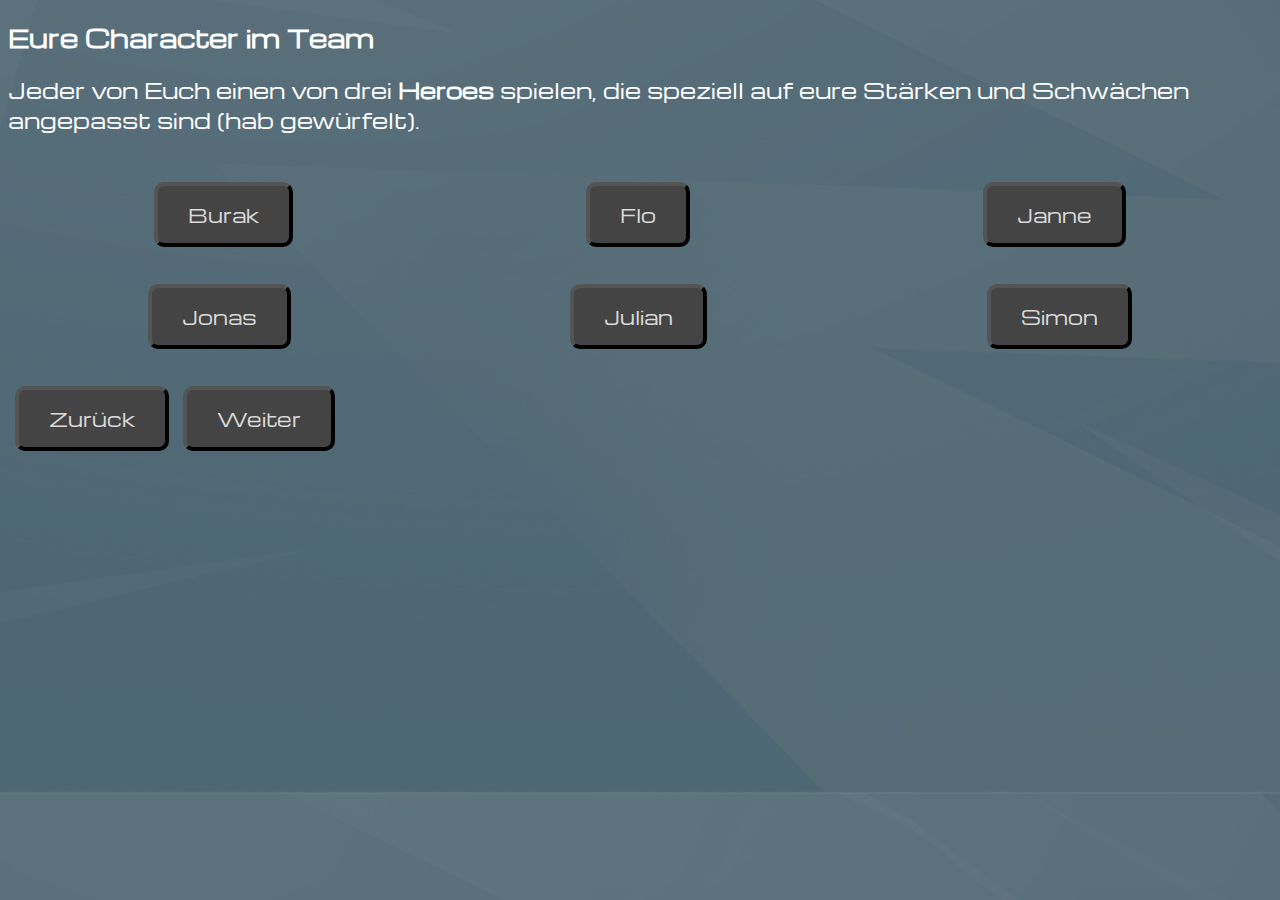
<file: rollen.html>
<!DOCTYPE html>
<html lang="de">
<head>
    <meta charset="UTF-8">
    <title>Marvel Rivals pls</title>

    <link rel="preconnect" href="https://fonts.googleapis.com">
    <link rel="preconnect" href="https://fonts.gstatic.com" crossorigin>
    <link href="https://fonts.googleapis.com/css2?family=Michroma&display=swap" rel="stylesheet">

    <link rel="stylesheet" href="style.css">
</head>
<body>
    <h2>Eure Character im Team</h2>
    <p>Jeder von Euch einen von drei <strong>Heroes</strong> spielen, die speziell auf eure Stärken und Schwächen angepasst sind (hab gewürfelt).</p>
    <div class="herobutton"><a href="burak.html"><button>Burak</button></a></div><div class="herobutton"><a href="flo.html"><button>Flo</button></a></div><div class="herobutton"><a href="janne.html"><button>Janne</button></a></div><br><div class="herobutton"><a href="jonas.html"><button>Jonas</button></a></div><div class="herobutton"><a href="julian.html"><button>Julian</button></a></div><div class="herobutton"><a href="simon.html"><button>Simon</button></a></div><br>
    <a href="index.html"><button>Zurück</button></a><a href="liste.html"><button>Weiter</button></a>
    <br>
    <br>
    <br>
    <br>
</body>
</html>
</file>
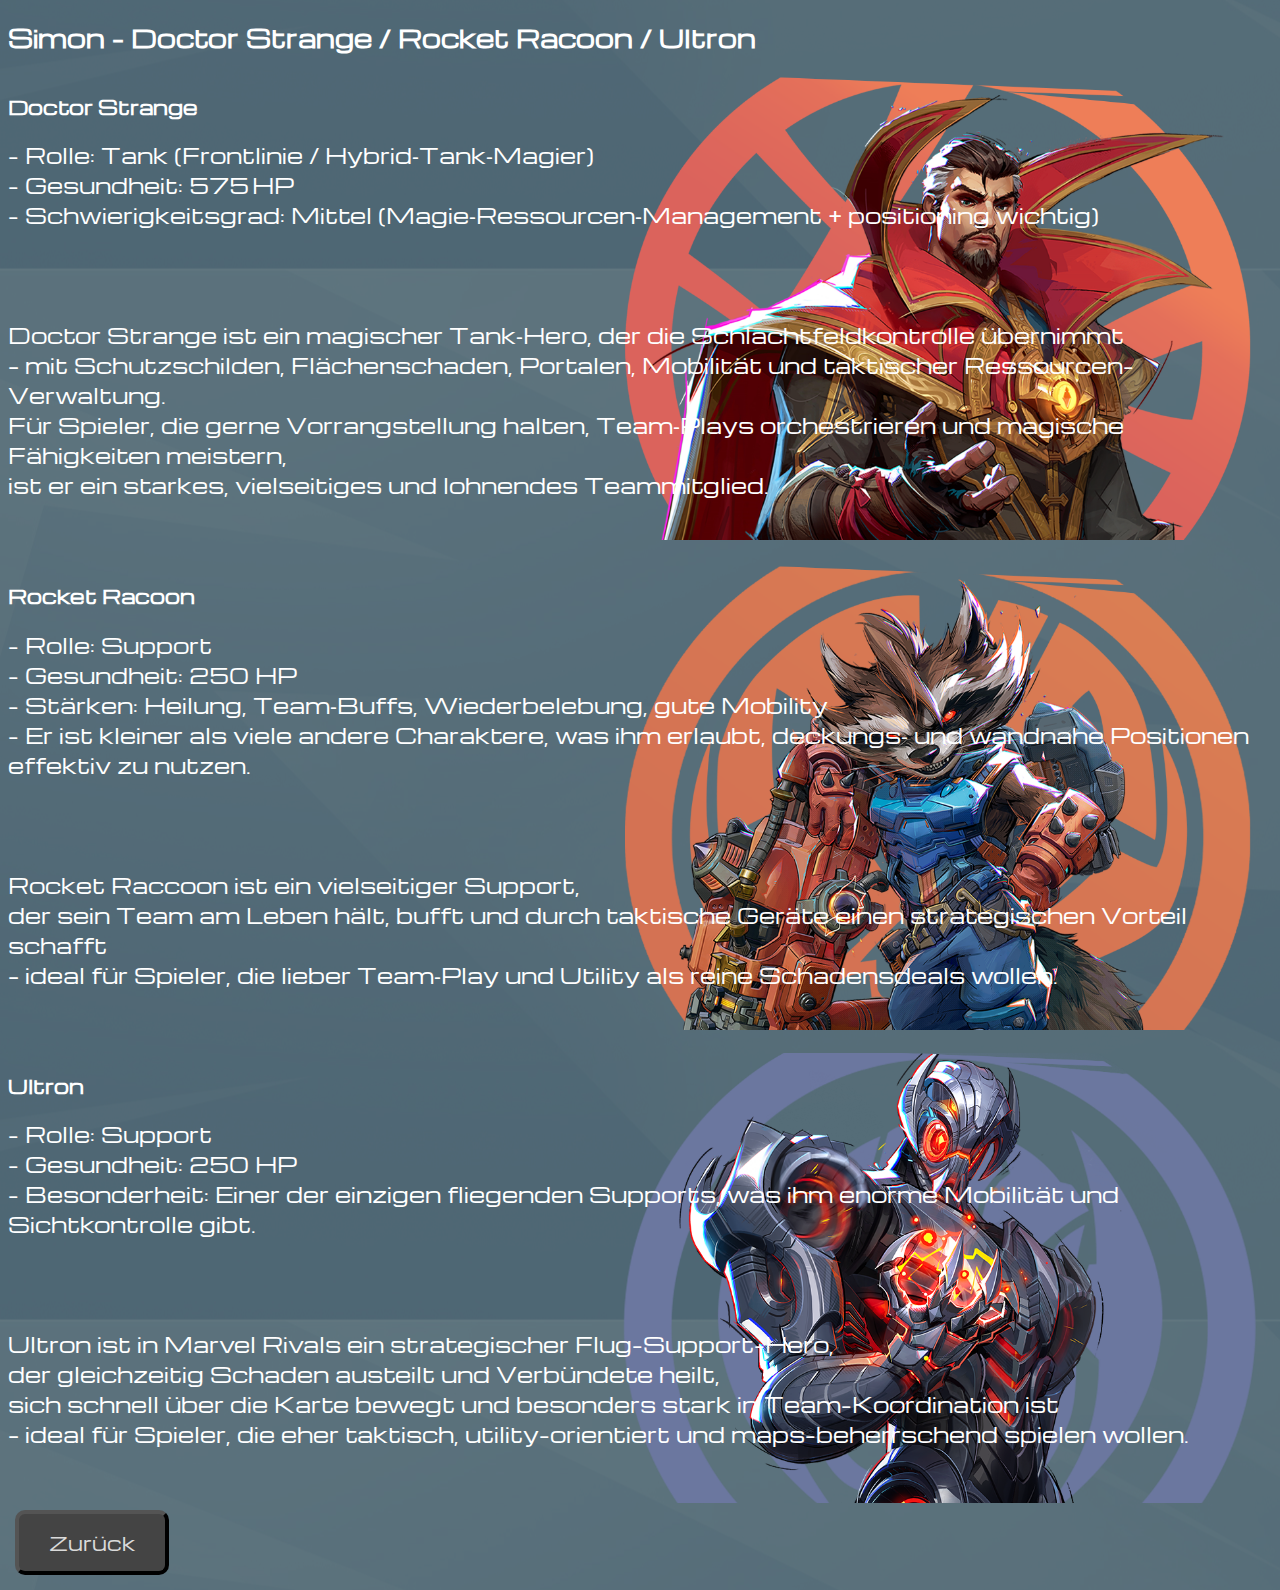
<file: simon.html>
<!DOCTYPE html>
<html lang="de">
<head>
    <meta charset="UTF-8">
    <title>Marvel Rivals pls</title>

    <link rel="preconnect" href="https://fonts.googleapis.com">
    <link rel="preconnect" href="https://fonts.gstatic.com" crossorigin>
    <link href="https://fonts.googleapis.com/css2?family=Michroma&display=swap" rel="stylesheet">

    <link rel="stylesheet" href="style.css">
</head>
<body>
    <h2>Simon - Doctor Strange / Rocket Racoon / Ultron</h2>
    <div class="doctor-strangebackground"><h3>Doctor Strange</h3>
    <p>- Rolle: Tank (Frontlinie / Hybrid‑Tank‑Magier)<br>
    - Gesundheit: 575 HP<br>
    - Schwierigkeitsgrad: Mittel (Magie‑Ressourcen‑Management + positioning wichtig)<br>
<br>
<br>
<br>   
    Doctor Strange ist ein magischer Tank‑Hero, der die Schlachtfeldkontrolle übernimmt<br>
    – mit Schutzschilden, Flächenschaden, Portalen, Mobilität und taktischer Ressourcen-Verwaltung.<br>
    Für Spieler, die gerne Vorrangstellung halten, Team‑Plays orchestrieren und magische Fähigkeiten meistern,<br>
    ist er ein starkes, vielseitiges und lohnendes Teammitglied.</p></div>
<br>
    <div class="rocketracoonbackground"><h3>Rocket Racoon</h3>
    <p>- Rolle: Support<br>
    - Gesundheit: 250 HP<br>
    - Stärken: Heilung, Team‑Buffs, Wiederbelebung, gute Mobility<br>
    - Er ist kleiner als viele andere Charaktere, was ihm erlaubt, deckungs‑ und wandnahe Positionen effektiv zu nutzen.<br>
<br>
<br>
<br>
    Rocket Raccoon ist ein vielseitiger Support,<br>
    der sein Team am Leben hält, bufft und durch taktische Geräte einen strategischen Vorteil schafft<br>
    – ideal für Spieler, die lieber Team‑Play und Utility als reine Schadensdeals wollen.</p></div>
<br> 
    <div class="ultronbackground"><h3>Ultron</h3>
    <p>- Rolle: Support<br>
    - Gesundheit: 250 HP<br>
    - Besonderheit: Einer der einzigen fliegenden Supports, was ihm enorme Mobilität und Sichtkontrolle gibt.<br>
<br>
<br>
<br>   
    Ultron ist in Marvel Rivals ein strategischer Flug-Support-Hero,<br>
    der gleichzeitig Schaden austeilt und Verbündete heilt,<br>
    sich schnell über die Karte bewegt und besonders stark in Team-Koordination ist<br>
    – ideal für Spieler, die eher taktisch, utility-orientiert und maps-beherrschend spielen wollen.</p></div>

    <a href="rollen.html"><button>Zurück</button></a>
</body>
</file>
<file: style.css>
body {
    background-image:  url(background.jpg);
    background-size: auto;
    background-position: center;
    background-repeat: 2;

    background-color: rgba(5, 38, 48, 0.6);
    background-blend-mode: darken;

    color: white;
    font-family: "Michroma", sans-serif;
    font-weight: 400;
    font-style: normal;
    font-display: swap;
}

h1 {
    font-size: 3em;
    margin-bottom: 20px;
}

p {
    font-size: 1.3em;
    margin-bottom: 40px;
}

.flobild {
    width: 70%;
    max-width: 600px;
    height: auto;
}

.rocketracoonbackground {
    background-image: url("rocket-racoon.png"); /* dein PNG */
    background-size: cover;
    background-position: center;
    background-repeat: no-repeat;

    height: 50vh;              /* Höhe des Bereichs */
    color: white;

    display: table;
    width: 100%;
}

.cloak-daggerbackground {
    background-image: url("cloak-dagger.png"); /* dein PNG */
    background-size: cover;
    background-position: center;
    background-repeat: no-repeat;

    height: 50vh;              /* Höhe des Bereichs */
    color: white;

    display: table;
    width: 100%;
}

.doctor-strangebackground {
    background-image: url("doctor-strange.png"); /* dein PNG */
    background-size: cover;
    background-position: center;
    background-repeat: no-repeat;

    height: 50vh;              /* Höhe des Bereichs */
    color: white;

    display: table;
    width: 100%;
}

.emma-frostbackground {
    background-image: url("emma-frost.png"); /* dein PNG */
    background-size: cover;
    background-position: center;
    background-repeat: no-repeat;

    height: 50vh;              /* Höhe des Bereichs */
    color: white;

    display: table;
    width: 100%;
}

.grootbackground {
    background-image: url("groot.png"); /* dein PNG */
    background-size: cover;
    background-position: center;
    background-repeat: no-repeat;

    height: 50vh;              /* Höhe des Bereichs */
    color: white;

    display: table;
    width: 100%;
}

.hawkeyebackground {
    background-image: url("hawkeye.png"); /* dein PNG */
    background-size: cover;
    background-position: center;
    background-repeat: no-repeat;

    height: 50vh;              /* Höhe des Bereichs */
    color: white;

    display: table;
    width: 100%;
}

.helabackground {
    background-image: url("hela.png"); /* dein PNG */
    background-size: cover;
    background-position: center;
    background-repeat: no-repeat;

    height: 50vh;              /* Höhe des Bereichs */
    color: white;

    display: table;
    width: 100%;
}

.invisible-womanbackground {
    background-image: url("invisible-woman.png"); /* dein PNG */
    background-size: cover;
    background-position: center;
    background-repeat: no-repeat;

    height: 50vh;              /* Höhe des Bereichs */
    color: white;

    display: table;
    width: 100%;
}

.magnetobackground {
    background-image: url("magneto.png"); /* dein PNG */
    background-size: cover;
    background-position: center;
    background-repeat: no-repeat;

    height: 50vh;              /* Höhe des Bereichs */
    color: white;

    display: table;
    width: 100%;
}

.moon-knightbackground {
    background-image: url("moon-knight.png"); /* dein PNG */
    background-size: cover;
    background-position: center;
    background-repeat: no-repeat;

    height: 50vh;              /* Höhe des Bereichs */
    color: white;

    display: table;
    width: 100%;
}

.namorbackground {
    background-image: url("namor.png"); /* dein PNG */
    background-size: cover;
    background-position: center;
    background-repeat: no-repeat;

    height: 50vh;              /* Höhe des Bereichs */
    color: white;

    display: table;
    width: 100%;
}

.punisherbackground {
    background-image: url("punisher.png"); /* dein PNG */
    background-size: cover;
    background-position: center;
    background-repeat: no-repeat;

    height: 50vh;              /* Höhe des Bereichs */
    color: white;

    display: table;
    width: 100%;
}

.ultronbackground {
    background-image: url("ultron.png"); /* dein PNG */
    background-size: cover;
    background-position: center;
    background-repeat: no-repeat;

    height: 50vh;              /* Höhe des Bereichs */
    color: white;

    display: table;
    width: 100%;
}

.winter-soldierbackground {
    background-image: url("winter-soldier.png"); /* dein PNG */
    background-size: cover;
    background-position: center;
    background-repeat: no-repeat;

    height: 50vh;              /* Höhe des Bereichs */
    color: white;

    display: table;
    width: 100%;
}

.hero h1,
.hero p {
    display: table-cell;
    text-align: center;
    vertical-align: middle;
    padding: 20px;
}


button {
    font-family: "Michroma", sans-serif;
    font-weight: 400;
    font-style: normal;
    font-size: 1.2em;
    padding: 15px 30px;
    border-radius: 10px;
    border-width: 4px;
    border-color: black;
    cursor: pointer;
    background-color: #444444;
    color: rgb(218, 218, 218);
    margin: 7px;
}

button:hover {
    background-color: #999999;
    border-color: rgb(30, 30, 30);
}

.herobutton {
    display: table-cell;
    width: 5%;
    height: 6vh;
    text-align: center;
    vertical-align: middle;           
}

.modal {
    display: none;
    position: fixed;
    z-index: 1000;
    left: 0;
    top: 0;
    width: 100%;
    height: 100%;
    background-color: rgba(0, 0, 0, 0.7);
}

.modal-content {
    background-color: #2b2b2b;
    margin: 3% auto;
    padding: 30px;
    width: 80%;
    max-width: 1200px;
    max-height: 80vh;
    overflow-y: auto;
    scroll-behavior: smooth;
    scrollbar-color: rgba(48, 48, 48, 0.7);
    border-radius: 15px;
    text-align: center;
}

.close {
    position: absolute;
    right: 20px;
    top: 10px;
    cursor: pointer;
    font-size: 28px;
}

.bildliste {

    display: flex;            /* Flexbox: nebeneinander */
    justify-content: center;  /* horizontal zentrieren */
    gap: 20px;                /* Abstand zwischen den Bildern */
    flex-wrap: wrap;          /* bei kleinen Bildschirmen umbrechen */
}

.bildliste img {
    width: auto;
    min-width: 130px;   /* Breite pro Bild */
    height: auto;    /* proportional */
    max-height: 400px;
    border-radius: 10px;
    box-shadow: 0 5px 15px rgba(0,0,0,0.3);
}
</file>
